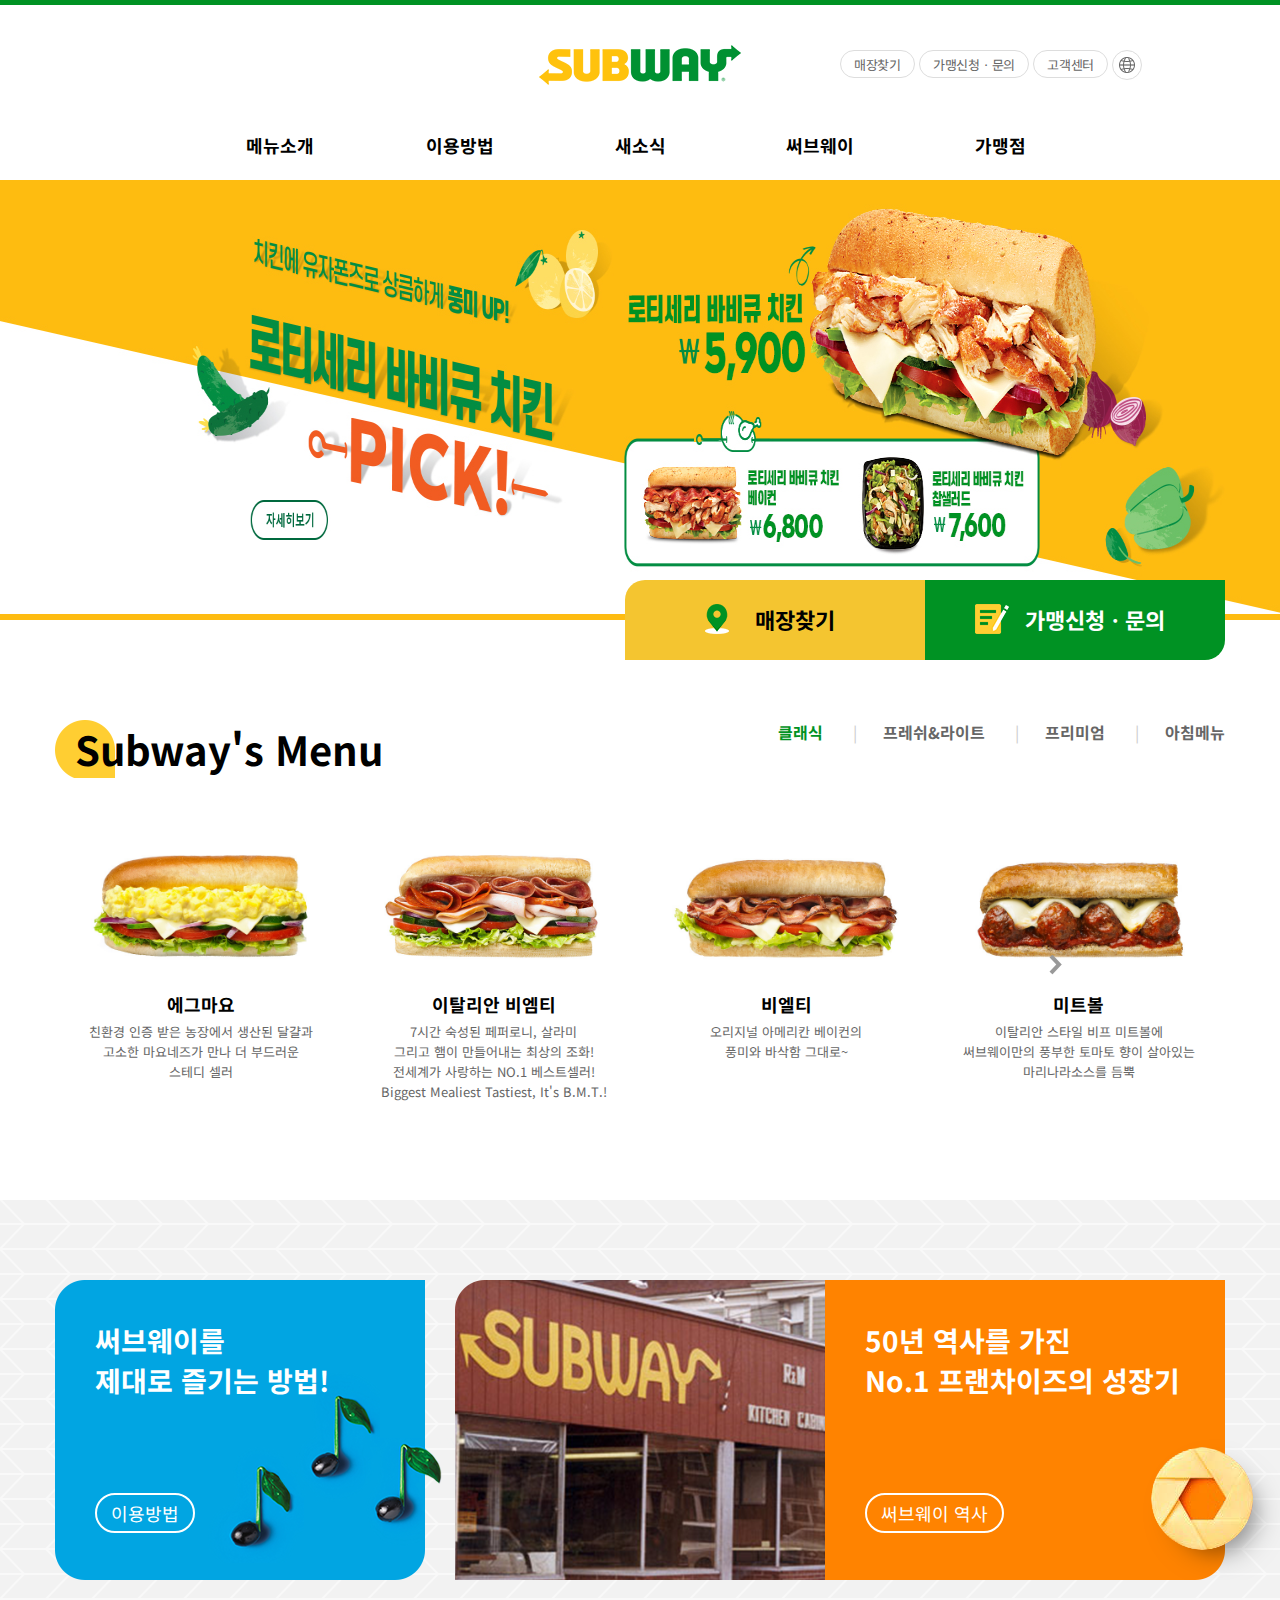
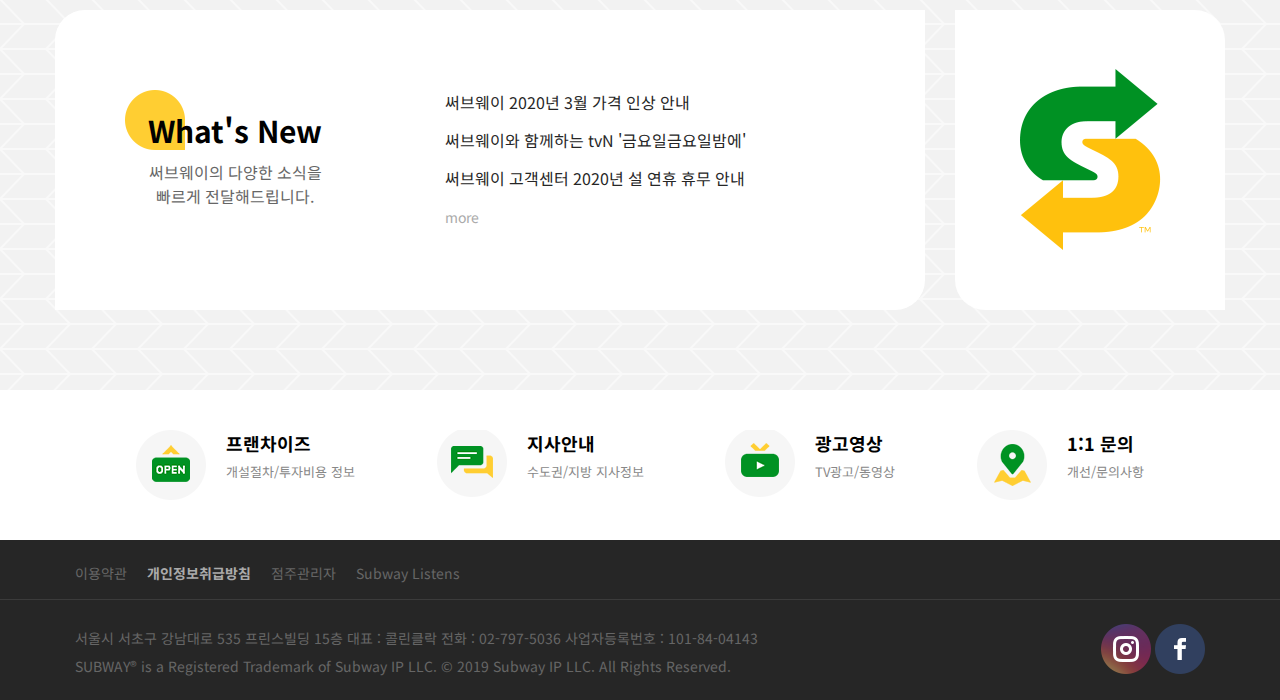
<file: index.html>
<!DOCTYPE html>
<html lang="ko">
  <head>
    <meta charset="UTF-8" />
    <meta name="viewport" content="width=device-width, initial-scale=1.0" />
    <title>SUBWAY 써브웨이</title>
    <link rel="stylesheet" href="css/style.css" />
  </head>
  <body>
    <div id="wrap">
      <header id="header">
        <div class="HTop">
          <div></div>
          <div class="logo">
            <h1><a href="#">subway</a></h1>
          </div>
          <div class="util">
            <ul>
              <li><a href="#">매장찾기</a></li>
              <li><a href="#">가맹신청ㆍ문의</a></li>
              <li><a href="#">고객센터</a></li>
              <li><a href="#">global</a></li>
            </ul>
          </div>
        </div>
        <nav class="gnb">
          <ul class="mainMenu">
            <li>
              <a href="#">메뉴소개</a>
              <ul class="subMenu">
                <li><a href="#">샌드위치</a></li>
                <li><a href="#">랩</a></li>
                <li><a href="#">찹샐러드</a></li>
                <li><a href="#">스마일 썹</a></li>
                <li><a href="#">단체메뉴</a></li>
              </ul>
            </li>
            <li>
              <a href="#">이용방법</a>
              <ul class="subMenu">
                <li><a href="#">써브웨이 이용방법</a></li>
                <li><a href="#">단체메뉴 이용방법</a></li>
                <li><a href="#">신선한 재료 소개</a></li>
              </ul>
            </li>
            <li>
              <a href="#">새소식</a>
              <ul class="subMenu">
                <li><a href="#">이벤트ㆍ프로모션</a></li>
                <li><a href="#">뉴스ㆍ공지사항</a></li>
                <li><a href="#">광고영상</a></li>
              </ul>
            </li>
            <li>
              <a href="#">써브웨이</a>
              <ul class="subMenu">
                <li><a href="#">써브웨이 역사</a></li>
                <li><a href="#">써브웨이 약속</a></li>
                <li><a href="#">샌드위치 아티스트 지원</a></li>
                <li><a href="#">매장찾기</a></li>
              </ul>
            </li>
            <li>
              <a href="#">가맹점</a>
              <ul class="subMenu">
                <li><a href="#">써브웨이 프랜차이즈</a></li>
                <li><a href="#">가맹관련 FAQ</a></li>
                <li><a href="#">가맹신청ㆍ문의</a></li>
                <li><a href="#">지사안내</a></li>
                <li><a href="#">사업설명회</a></li>
              </ul>
            </li>
          </ul>
        </nav>
      </header>
      <div class="layer"></div>
      <main id="main">
        <div id="slide">
          <div class="slideStage">
            <img
              src="images/banner/00_써브웨이_Main_02_20200427112753722.jpg"
              alt=""
            />
          </div>
          <div class="slideStage">
            <img
              src="images/banner/main_PC_1920x440_20200427112254027.jpg"
              alt=""
            />
          </div>
        </div>
        <div class="maejang">
          <div class="center">
            <div class="store">
              <span>매장찾기</span>
            </div>
            <div class="franchise">
              <span>가맹신청ㆍ문의</span>
            </div>
          </div>
        </div>
      </main>

      <div class="prev_btn"></div>
      <section id="menu">
        <div class="subwayMenu">
          <h1>Subway's Menu</h1>
          <nav class="lnb">
            <ul>
              <li><a href="#" class="selectBtn">클래식</a></li>
              <li><a href="#">프레쉬&라이트</a></li>
              <li><a href="#">프리미엄</a></li>
              <li><a href="#">아침메뉴</a></li>
            </ul>
          </nav>
        </div>
        <div class="imgMenu">
          <ul class="mouseover">
            <li>
              <a href="#"><img src="images/menu/sandwich_cl06.jpg" alt="" /></a>
            </li>
            <li><a href="#">에그마요</a></li>
            <li>
              <a href="#"
                >친환경 인증 받은 농장에서 생산된 달걀과<br />
                고소한 마요네즈가 만나 더 부드러운<br />
                스테디 셀러</a
              >
            </li>
          </ul>
          <ul class="hide">
            <li>
              <a href="#"
                ><img class="bigger" src="images/menu/sandwich_cl06.jpg" alt=""
              /></a>
              <a href="#"><img src="images/main/btn_more.png" alt="" /></a>
              <a href="#">에그마요</a>
            </li>
          </ul>
          <ul class="mouseover">
            <li>
              <a href="#"><img src="images/menu/sandwich_cl01.jpg" alt="" /></a>
            </li>
            <li><a href="#">이탈리안 비엠티</a></li>
            <li>
              <a href="#"
                >7시간 숙성된 페퍼로니, 살라미<br />
                그리고 햄이 만들어내는 최상의 조화!<br />
                전세계가 사랑하는 NO.1 베스트셀러!<br />
                Biggest Mealiest Tastiest, It's B.M.T.!</a
              >
            </li>
          </ul>
          <ul class="hide">
            <li>
              <a href="#"
                ><img class="bigger" src="images/menu/sandwich_cl01.jpg" alt=""
              /></a>
              <a href="#"><img src="images/main/btn_more.png" alt="" /></a>
              <a href="#">이탈리안 비엠티</a>
            </li>
          </ul>
          <ul class="mouseover">
            <li>
              <a href="#"><img src="images/menu/sandwich_cl02.jpg" alt="" /></a>
            </li>
            <li><a href="#">비엘티</a></li>
            <li>
              <a href="#"
                >오리지널 아메리칸 베이컨의<br />
                풍미와 바삭함 그대로~</a
              >
            </li>
          </ul>
          <ul class="hide">
            <li>
              <a href="#"
                ><img class="bigger" src="images/menu/sandwich_cl02.jpg" alt=""
              /></a>
              <a href="#"><img src="images/main/btn_more.png" alt="" /></a>
              <a href="#">비엘티</a>
            </li>
          </ul>
          <ul class="mouseover">
            <li>
              <a href="#"><img src="images/menu/sandwich_cl03.jpg" alt="" /></a>
            </li>
            <li><a href="#">미트볼</a></li>
            <li>
              <a href="#"
                >이탈리안 스타일 비프 미트볼에<br />
                써브웨이만의 풍부한 토마토 향이 살아있는<br />
                마리나라소스를 듬뿍</a
              >
            </li>
          </ul>
          <ul class="hide">
            <li>
              <a href="#"
                ><img class="bigger" src="images/menu/sandwich_cl03.jpg" alt=""
              /></a>
              <a href="#"><img src="images/main/btn_more.png" alt="" /></a>
              <a href="#">미트볼</a>
            </li>
          </ul>
          <!-- <ul class="mouseover">
                    <li><a href="#"><img src="images/menu/sandwich_cl03.jpg" alt=""></a></li>
                    <li><a href="#">햄</a></li>
                    <li><a href="#">이탈리안 스타일 비프 미트볼에<br> 써브웨이만의 풍부한 토마토 향이 살아있는<br> 마리나라소스를 듬뿍</a></li>
                </ul>
                <ul class="mouseover">
                    <li><a href="#"><img src="images/menu/sandwich_cl03.jpg" alt=""></a></li>
                    <li><a href="#">참치</a></li>
                    <li><a href="#">이탈리안 스타일 비프 미트볼에<br> 써브웨이만의 풍부한 토마토 향이 살아있는<br> 마리나라소스를 듬뿍</a></li>
                </ul> -->
        </div>
        <!-- <div class="imgMenu02">
                <div></div>
                <div></div>
                <div></div>
                <div></div>
            </div>
            <div class="imgMenu03">
                <div></div>
                <div></div>
                <div></div>
                <div></div>
            </div>
            <div class="imgMenu04">
                <div></div>
                <div></div>
                <div></div>
                <div></div>
            </div> -->
      </section>
      <div class="next_btn"></div>

      <article id="act">
        <div class="subwaystory">
          <div class="utilization">
            <p>
              써브웨이를<br />
              제대로 즐기는 방법!
            </p>
            <a href="#">이용방법</a>
          </div>
          <div class="history">
            <p>
              50년 역사를 가진<br />
              No.1 프랜차이즈의 성장기
            </p>
            <a href="#">써브웨이 역사</a>
          </div>
        </div>
        <div class="news">
          <div class="newsList">
            <div>
              <h2>What's New</h2>
              <p>
                써브웨이의 다양한 소식을<br />
                빠르게 전달해드립니다.
              </p>
            </div>
            <div>
              <ul>
                <li><a href="#">써브웨이 2020년 3월 가격 인상 안내</a></li>
                <li>
                  <a href="#">써브웨이와 함께하는 tvN '금요일금요일밤에'</a>
                </li>
                <li>
                  <a href="#">써브웨이 고객센터 2020년 설 연휴 휴무 안내</a>
                </li>
              </ul>
              <a href="#">more</a>
            </div>
          </div>
          <div class="logo02"></div>
        </div>
      </article>
      <aside id="aside">
        <section>
          <div class="icon"></div>
          <div>
            <h3>프랜차이즈</h3>
            <p>개설절차/투자비용 정보</p>
          </div>
        </section>
        <section>
          <div class="icon"></div>
          <div>
            <h3>지사안내</h3>
            <p>수도권/지방 지사정보</p>
          </div>
        </section>
        <section>
          <div class="icon"></div>
          <div>
            <h3>광고영상</h3>
            <p>TV광고/동영상</p>
          </div>
        </section>
        <section>
          <div class="icon"></div>
          <div>
            <h3>1:1 문의</h3>
            <p>개선/문의사항</p>
          </div>
        </section>
      </aside>
      <footer id="footer">
        <div class="B_Menu">
          <ul>
            <li><a href="#">이용약관</a></li>
            <li><a href="#">개인정보취급방침</a></li>
            <li><a href="#">점주관리자</a></li>
            <li><a href="#">Subway Listens</a></li>
          </ul>
        </div>
        <div class="other">
          <div>
            서울시 서초구 강남대로 535 프린스빌딩 15층 대표 : 콜린클락 전화 :
            02-797-5036 사업자등록번호 : 101-84-04143<br />
            SUBWAY® is a Registered Trademark of Subway IP LLC. © 2019 Subway IP
            LLC. All Rights Reserved.
          </div>
          <div>
            <span></span>
            <span></span>
          </div>
        </div>
      </footer>
    </div>
    <script src="js/jquery-3.3.1.min.js"></script>
    <script src="js/common.js"></script>
  </body>
</html>
</file>
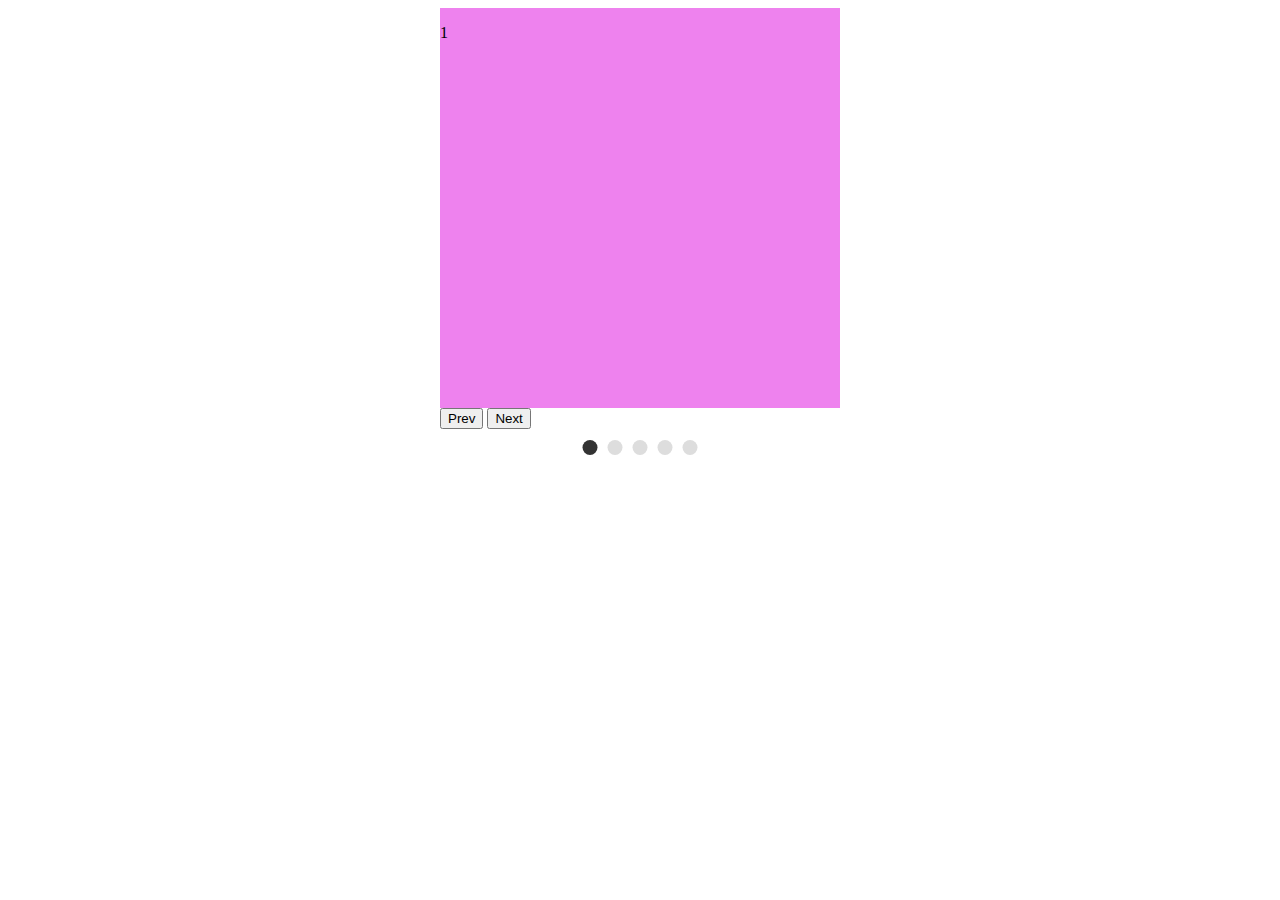
<file: slide_practice/index.html>
<!DOCTYPE html>
<html lang="ko">
  <head>
    <meta charset="UTF-8" />
    <meta name="viewport" content="width=device-width, initial-scale=1.0" />
    <title>slide 바닐라 자바스크립트 구현 연습</title>
    <style>
      .slide_wrap {
        position: relative;
        width: 400px;
        margin: auto;
        padding-bottom: 30px;
      }

      .slide_box {
        width: 100%;
        margin: auto;
        overflow-x: hidden;
      }

      .slide_content {
        display: table;
        float: left;
        width: 400px;
        height: 400px;
      }

      .slide01 {
        background-color: violet;
      }

      .slide02 {
        background-color: yellowgreen;
      }

      .slide03 {
        background-color: skyblue;
      }

      .slide04 {
        background-color: orange;
      }

      .slide05 {
        background-color: yellow;
      }

      .slide_pagination {
        position: absolute;
        left: 50%;
        bottom: 0;
        list-style: none;
        margin: 0;
        padding: 0;
        transform: translateX(-50%);
      }

      .slide_pagination .dot {
        display: inline-block;
        width: 15px;
        height: 15px;
        margin: 0 5px;
        overflow: hidden;
        background: #ddd;
        border-radius: 50%;
        transition: 0.3s;
      }

      .slide_pagination .dot_active {
        background: #333;
      }
    </style>
  </head>
  <body>
    <div id="container">
      <div class="slide_wrap">
        <div class="slide_box">
          <div class="slide_list">
            <div class="slide_content slide01">
              <p>1</p>
            </div>
            <div class="slide_content slide02">
              <p>2</p>
            </div>
            <div class="slide_content slide03">
              <p>3</p>
            </div>
            <div class="slide_content slide04">
              <p>4</p>
            </div>
            <div class="slide_content slide05">
              <p>5</p>
            </div>
          </div>
          <!--div.slide_list-->
        </div>
        <!--div.slide_box-->
        <div class="slide_btn_box">
          <button type="button" class="slide_btn_prev">Prev</button>
          <button type="button" class="slide_btn_next">Next</button>
        </div>
        <!--div.slide_btn_box-->
        <ul class="slide_pagination"></ul>
      </div>
      <!--div.slide_wrap-->
    </div>
    <!--div#container-->

    <script src="js/script.js"></script>
  </body>
</html>
</file>
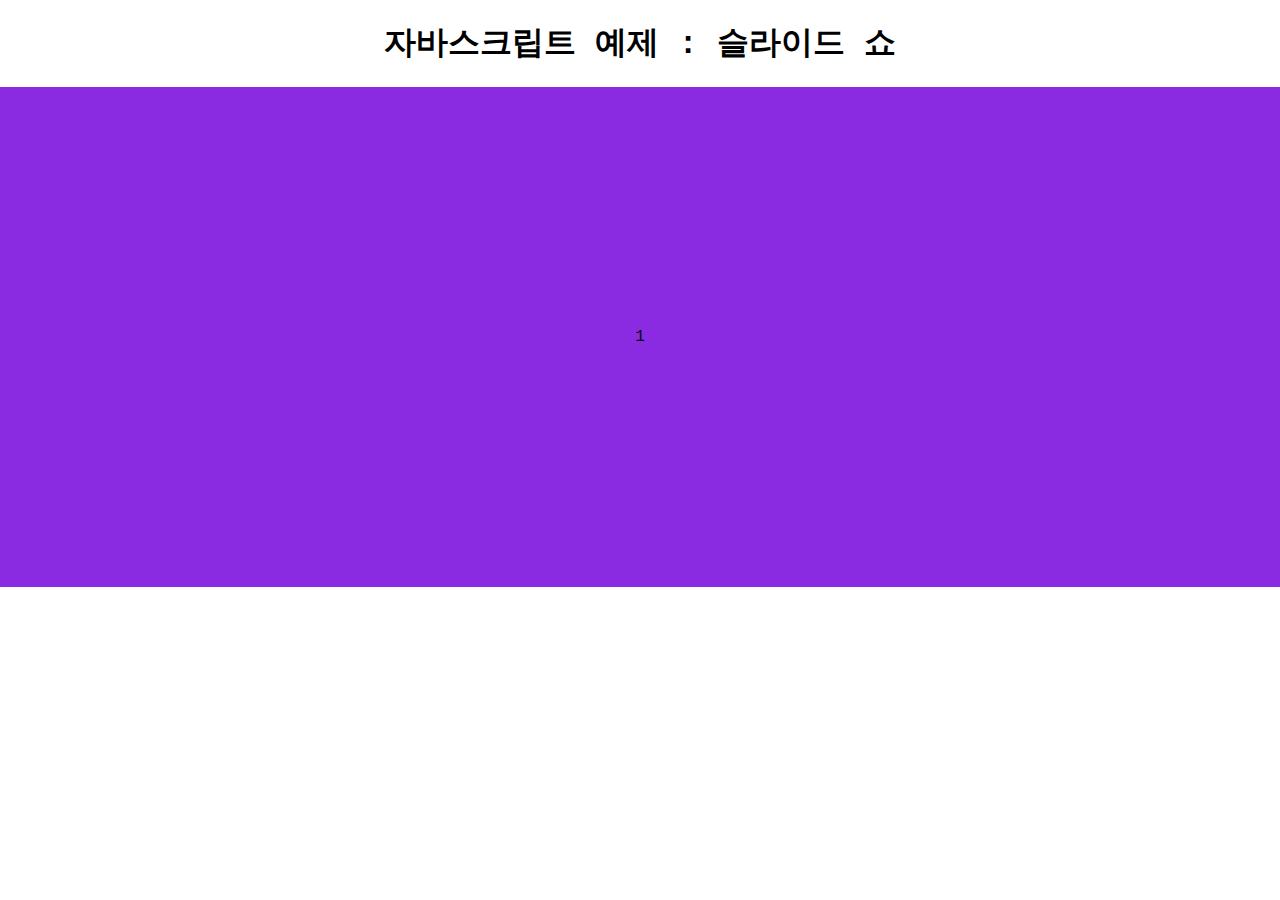
<file: slide_practice/slide02.html>
<!DOCTYPE html>
<html lang="ko">
  <head>
    <meta charset="UTF-8" />
    <meta name="viewport" content="width=device-width, initial-scale=1.0" />
    <meta http-equiv="X-UA-Compatible" content="ie=edge" />
    <title>자바스크립트 예제 05 : 슬라이드 쇼</title>
    <style>
      body {
        font-family: "Courier New", Courier, monospace;
        margin: 0;
        text-align: center;
      }
      #slider {
        width: 100%;
        position: relative;
        margin: 0;
      }
      .slider_item {
        width: 100%;
        height: 500px;
        display: flex;
        justify-content: center;
        align-items: center;
        position: absolute;
        top: 0;
        z-index: 0;
        overflow: hidden;
        opacity: 0;
        transition: all 0.5s ease-in-out;
        /* transform: scale(0.9); */
      }
      .slider_item img {
        width: 100%;
      }

      .slider_item:nth-child(odd) {
        background-color: blueviolet;
      }
      .slider_item:nth-child(even) {
        background-color: cadetblue;
      }
      .showing {
        opacity: 1;
        z-index: 1;
        transform: none;
      }
    </style>
  </head>
  <body>
    <h1>자바스크립트 예제 : 슬라이드 쇼</h1>
    <div id="slider">
      <div class="slider_item">1</div>
      <div class="slider_item">2</div>
      <div class="slider_item">3</div>
      <div class="slider_item">4</div>
      <div class="slider_item">5</div>
      <div class="slider_item">6</div>
    </div>

    <script>
      const showing_class = "showing";
      //엘리먼트 선택
      const firstslide = document.querySelector(".slider_item:first-child");
      //firstslide.classList.add(showing_class);

      //순차적으로 showing 클래스를 추가해 주는 함수
      function slide() {
        const currentSlide = document.querySelector(`.${showing_class}`);
        if (currentSlide) {
          currentSlide.classList.remove(showing_class);
          const nextSlide = currentSlide.nextElementSibling;
          if (nextSlide) {
            nextSlide.classList.add(showing_class);
          } else {
            //넥스트가 없으면 처음으로 돌아 감
            firstslide.classList.add(showing_class);
          }
        } else {
          firstslide.classList.add(showing_class);
        }
      }

      slide();
      setInterval(slide, 5000); //인터벌을 주고 반복 한다.
    </script>
  </body>
</html>
</file>
<file: css/style.css>
@charset "UTF-8";
@import url("https://fonts.googleapis.com/css2?family=Noto+Sans+KR:wght@400;700&display=swap");

/* 리셋 */
* {
  color: #666666;
  font-family: "Noto Sans KR", sans-serif;
  font-size: 16px;
  padding: 0;
  margin: 0;
  box-sizing: border-box;
}

a {
  color: #666666;
  font-size: 16px;
  text-decoration: none;
}

a:link {
  color: #666666;
}

a:visited {
  color: #666666;
}

a:active {
  color: #666666;
}

a:hover {
  color: #666666;
}

a:focus {
  color: #666666;
}

span {
  color: #666666;
}
/* 리셋 */

/* 공통사항 */
body {
  background-color: #fff;
}

div#wrap {
  width: 100%;
  position: relative;
}

ul {
  list-style: none;
}
/* 공통사항 */

/* header */
header#header {
  width: 100%;
  padding: 40px;
  padding-bottom: 14px;
  border-top: 5px solid #009223;
}

header#header div.HTop {
  width: 1200px;
  margin: 0 auto;
  display: flex;
  justify-content: space-around;
  align-items: center;
  /* border: 1px solid #000; */
}

header#header div.HTop > div {
  width: 400px;
}

header#header div.logo {
  width: 202px;
  height: 40px;
}

header#header div.logo h1 a {
  width: 100%;
  height: 40px;
  text-indent: -9999px;
  display: block;
  background: url(../images/common/logo_w.png) no-repeat center;
}
/* 
header#header div.util {
    position: absolute;
    top: 50px;
    right: 260px;
} */

header#header div.util ul li {
  display: inline-block;
}

header#header div.util ul li a {
  height: 28px;
  line-height: 28px;
  font-size: 13px;
  border-radius: 50px;
  border: 1px solid #ddd;
  display: block;
  letter-spacing: -0.02em;
  padding: 0 13px;
}

header#header div.util ul li:last-child a {
  width: 30px;
  height: 30px;
  background: url(../images/common/icon_global_subway.png) no-repeat center;
  display: block;
  text-indent: -9999px;
}
header#header nav.gnb {
  margin-top: 40px;
}

header#header nav.gnb ul.mainMenu {
  width: 100%;
  margin: 0 auto;
  display: flex;
  justify-content: center;
}

header#header nav.gnb ul.mainMenu > li {
  width: 180px;
  text-align: center;
  line-height: 41px;
  /* border: 1px solid #000; */
  position: relative;
}

header#header nav.gnb ul.mainMenu > li > a {
  width: 180px;
  line-height: 41px;
  display: block;
  font-family: "Noto Sans KR", sans-serif;
  font-size: 18px;
  font-weight: bold;
  color: #000000;
}

header#header nav.gnb ul.mainMenu > li ul.subMenu {
  width: 180px;
  line-height: 35px;
  position: absolute;
  left: 0;
  top: 70px;
  z-index: 50;
  display: none;
}

header#header nav.gnb ul.mainMenu > li ul.subMenu li a {
  font-size: 14px;
}

header#header nav.gnb ul.mainMenu > li ul.subMenu li:hover a {
  color: #009223;
  text-decoration: underline;
}

div.layer {
  width: 100%;
  height: 260px;
  border-top: 1px solid #ddd;
  background-color: #fff;
  position: absolute;
  left: 0;
  top: 180px;
  z-index: 2;
  display: none;
}
/* header */

/* main */
main#main {
  position: relative;
}

div#slide {
  width: 100%;
  height: 440px;
  position: relative;
  margin: 0;
  padding: 0;
}

div.slideStage {
  width: 100%;
  height: 440px;
  display: flex;
  justify-content: center;
  align-items: center;
  position: absolute;
  top: 0;
  z-index: 0;
  overflow: hidden;
  opacity: 0;
  transition: all 0.5s ease-in-out;
  /* transform: scale(0.9); */
}

div.slideStage img {
  width: 100%;
  height: 440px;
}

div.showing {
  opacity: 1;
  z-index: 1;
  transform: none;
}

div.maejang {
  width: 1170px;
  height: 80px;
  position: absolute;
  left: 50%;
  top: 400px;
  transform: translate(-50%);
  z-index: 5;
}

div.maejang div.center {
  display: flex;
  justify-content: flex-end;
}

div.maejang div.center > div {
  width: 300px;
  height: 80px;
  vertical-align: middle;
}

div.maejang div.center > div span {
  margin: 0 auto;
  margin-top: 23px;
  font-family: "Noto Sans KR", sans-serif;
  font-size: 22px;
  font-weight: bold;
  display: block;
}

div.maejang div.center > div.store {
  background: #f4c530;
  border-radius: 20px 0 0 0;

  cursor: pointer;
}
div.maejang div.center > div.franchise {
  background: #009223;
  border-radius: 0 0 20px 0;

  cursor: pointer;
}

div.maejang div.center > div.store span {
  width: 140px;
  padding-left: 50px;
  color: #000000;
  background: url(../images/main/icon_map.png) left center no-repeat;
}

div.maejang div.center > div.franchise span {
  width: 200px;
  padding-left: 50px;
  color: #ffffff;
  background: url(../images/main/icon_franchise.png) left center no-repeat;
}

/* main */
/* 좌우 슬라이드 버튼 */
div.prev_btn {
  width: 50px;
  height: 50px;
  background: url(../images/news/icon_event_slider_arr.png);
  background-position: 0 0;
  position: absolute;
  left: 200px;
  top: 940px;
  cursor: pointer;
}

div.prev_btn:hover {
  background-position: 0 50px;
}

div.next_btn {
  width: 50px;
  height: 50px;
  background: url(../images/news/icon_event_slider_arr.png);
  background-position: 50px 0;
  position: absolute;
  right: 200px;
  top: 940px;
  cursor: pointer;
}

div.next_btn:hover {
  background-position: 50px 50px;
}
/* 좌우 슬라이드 버튼 */

/* section#menu */
section#menu {
  width: 1170px;
  height: 580px;
  padding: 100px 0;
  margin: 0 auto;
}

section#menu div.subwayMenu {
  display: flex;
  justify-content: space-between;
  margin-bottom: 40px;
}

section#menu div.subwayMenu h1 {
  font-size: 40px;
  padding-left: 20px;
  color: #000000;
  background: url(../images/main/bul_tit.png) top left no-repeat;
}

section#menu div.subwayMenu nav.lnb ul > li {
  text-align: center;
  display: inline-block;
}

section#menu div.subwayMenu nav.lnb ul > li:not(:first-child):before {
  padding: 0 26px;
  color: #cccccc;
  content: "|";
}

section#menu div.subwayMenu nav.lnb ul > li > a {
  font-weight: bold;
}

section#menu div.imgMenu {
  display: flex;
  justify-content: space-around;
  position: relative;
}

section#menu div.imgMenu ul {
  width: 270px;
  height: 280px;
  vertical-align: top;
  text-align: center;
  /* border: 1px solid #000; */
}

section#menu div.subwayMenu ul a.selectBtn {
  color: #009223;
}

section#menu div.imgMenu ul > li:nth-child(2) > a {
  font-size: 18px;
  font-weight: bold;
  color: #000000;
}

section#menu div.imgMenu ul > li:nth-child(2) {
  margin-bottom: 5px;
}

section#menu div.imgMenu ul > li:nth-child(3) > a {
  font-size: 13px;
  line-height: 20px;
  display: block;
}

section#menu div.imgMenu img {
  width: 240px;
}

section#menu div.imgMenu ul.hide {
  width: 300px;
  display: none;
  position: relative;
}

section#menu div.imgMenu ul.hide_other {
  display: none;
}

section#menu div.imgMenu ul.hide img.bigger {
  width: 300px;
}

section#menu div.imgMenu ul.hide a:nth-child(2) > img {
  width: 98px;
  position: absolute;
  left: 120px;
  top: 130px;
}

section#menu div.imgMenu ul.hide a:last-child {
  font-size: 22px;
  font-weight: bold;
  color: #000000;
  padding-left: 40px;
}
/* section#menu */

/* article#act */
article#act {
  width: 100%;
  height: 790px;
  padding: 80px 0;
  background: url(../images/main/bg_content.gif);
}
article#act div.subwaystory {
  width: 1170px;
  height: 300px;
  margin: 0 auto;
  margin-bottom: 30px;
  display: flex;
  position: relative;
}

article#act div.utilization {
  width: 400px;
  height: 300px;
  position: absolute;
  background: url(../images/main/bg_utilization.png) no-repeat;
}

article#act div.history {
  width: 825px;
  height: 300px;
  padding-left: 370px;
  position: absolute;
  left: 400px;
  background: url(../images/main/img_subway_history.png);
}

article#act div.subwaystory p {
  font-size: 28px;
  font-weight: bold;
  padding: 40px;
  color: #ffffff;
  margin-bottom: 60px;
}

article#act div.subwaystory a {
  font-size: 18px;
  color: #ffffff;
  padding: 5px 14px;
  border: 2px solid #fff;
  border-radius: 30px;
  margin: 40px;
}

article#act div.news {
  width: 1170px;
  margin: 0 auto;
  display: flex;
  justify-content: space-between;
}

article#act div.news div.newsList {
  width: 870px;
  height: 300px;
  text-align: center;
  display: flex;
  background: #fff;
  border-radius: 30px 0;
}

article#act div.news div.newsList > div:first-child {
  width: 360px;
  padding: 80px 0;
}

article#act div.news div.newsList h2 {
  width: 220px;
  height: 70px;
  font-size: 30px;
  font-weight: bold;
  color: #000000;
  padding: 18px;
  margin: 0 auto;
  background: url(../images/main/bul_tit.png) top left no-repeat;
}

article#act div.news div.newsList > div:last-child {
  text-align: left;
  padding: 80px 30px;
}
article#act div.news div.newsList > div:last-child > ul > li {
  margin-bottom: 14px;
}

article#act div.news div.newsList > div:last-child > ul {
  margin-bottom: 10px;
}
article#act div.news div.newsList > div:last-child > ul > li > a {
  font-size: 16px;
  color: #262626;
}

article#act div.news div.newsList > div:last-child > ul > li:hover > a {
  text-decoration: underline;
  color: #009223;
}

article#act div.news div.newsList > div:last-child > a {
  font-size: 14px;
  color: #aaa;
}

article#act div.news div.logo02 {
  width: 270px;
  background: #fff;
  border-radius: 0 30px;
  background: url(../images/banner/subway_logo_bn_20200428010834488.png)
    no-repeat;
}
/* article#act */

/* aside#aside */
aside#aside {
  width: 1170px;
  padding: 40px;
  margin: 0 auto;
  display: flex;
  justify-content: space-around;
}

aside#aside section {
  display: flex;
}

aside#aside section div:last-child {
  /* border: 1px solid #000; */
  padding-left: 20px;
}

aside#aside section div:last-child h3 {
  font-size: 18px;
  color: #000000;
  margin-bottom: 6px;
}

aside#aside section div:last-child p {
  font-size: 13px;
  color: #888;
}

aside#aside section:first-child div.icon {
  width: 70px;
  height: 70px;
  background: url(../images/main/icon_quickmenu.png);
}

aside#aside section:nth-child(2) div.icon {
  width: 70px;
  height: 70px;
  background: url(../images/main/icon_quickmenu.png);
  background-position: 70px 0;
}

aside#aside section:nth-child(3) div.icon {
  width: 70px;
  height: 70px;
  background: url(../images/main/icon_quickmenu.png);
  background-position: 140px 0;
}

aside#aside section:last-child div.icon {
  width: 70px;
  height: 70px;
  background: url(../images/main/icon_quickmenu.png);
  background-position: 210px 0;
}
/* aside#aside */

/* footer#footer */
footer#footer {
  background: #262626;
  position: relative;
}

footer#footer::after {
  content: "";
  position: absolute;
  left: 0;
  top: 59px;
  width: 100%;
  height: 1px;
  background-color: #3b3b3b;
}

footer#footer div.B_Menu {
  width: 1170px;
  text-align: center;
  padding: 20px;
  margin: 0 auto;
}

footer#footer div.B_Menu ul {
  display: flex;
}

footer#footer div.B_Menu ul > li:first-child {
  padding-right: 10px;
}

footer#footer div.B_Menu ul > li:not(:first-child) {
  padding: 0 10px;
}

footer#footer div.B_Menu ul > li:nth-child(2) > a {
  font-weight: bold;
  color: #aaa;
}

footer#footer div.B_Menu ul > li > a {
  font-size: 14px;
}

footer#footer div.other {
  width: 1170px;
  margin: 0 auto;
  padding: 20px;
  display: flex;
  justify-content: space-between;
}

footer#footer div.other > div:first-child {
  font-size: 14px;
  line-height: 28px;
}

footer#footer div.other > div:last-child span:first-child {
  width: 50px;
  height: 50px;
  display: inline-block;
  background: url(../images/common/icon_sns_instar.png);
}

footer#footer div.other > div:last-child span:first-child:hover {
  background-position: 50px 0;
  /* transition: all 0.2s; */
}

footer#footer div.other > div:last-child span:last-child {
  width: 50px;
  height: 50px;
  display: inline-block;
  background: url(../images/common/icon_sns_facebook.png);
}

footer#footer div.other > div:last-child span:last-child:hover {
  background-position: 50px 0;
  /* transition: all 0.2s; */
}
/* footer#footer */
</file>
